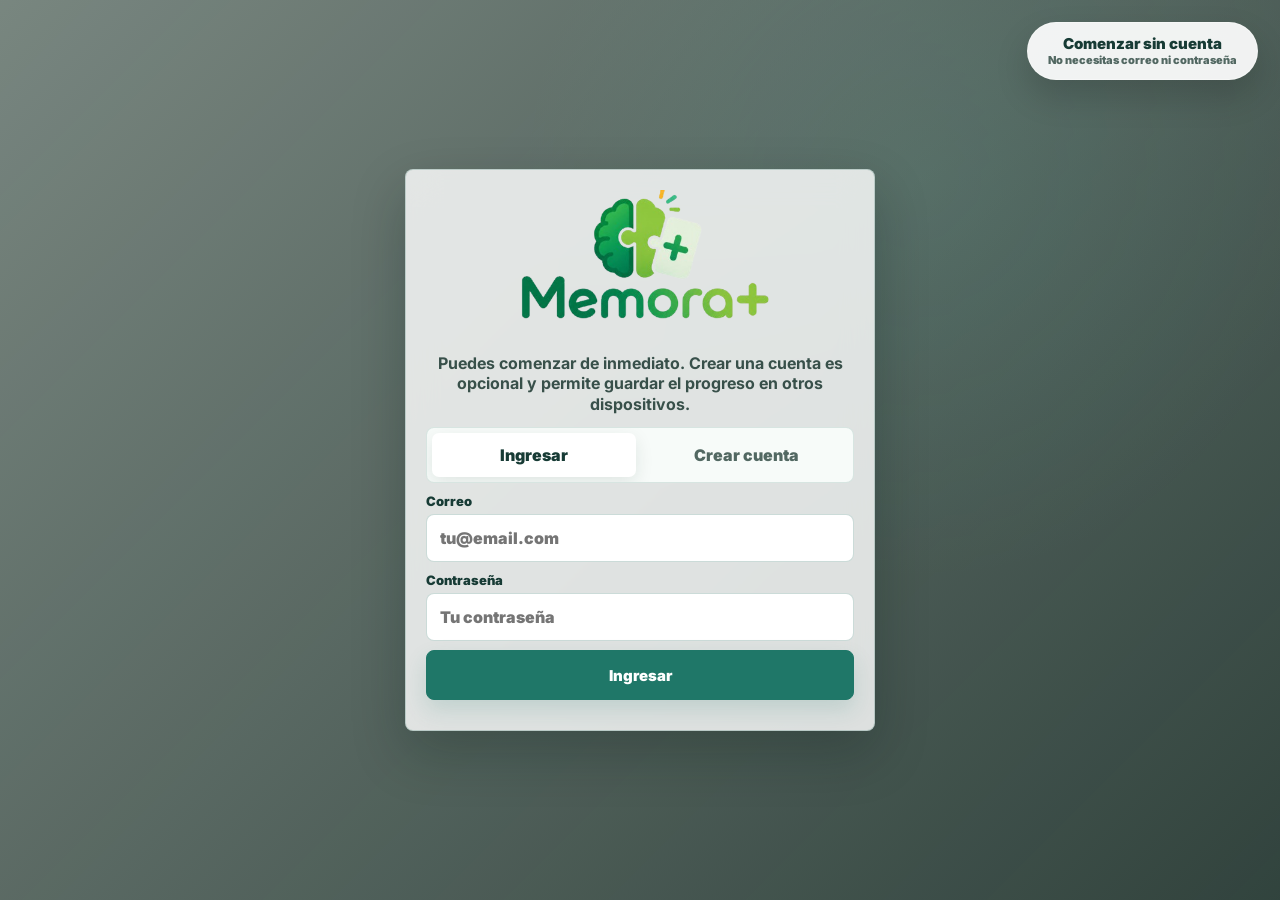
<file: index.html>
<!DOCTYPE html>
<html lang="es">
<head>
  <meta charset="UTF-8" />
  <meta name="viewport" content="width=device-width, initial-scale=1.0, viewport-fit=cover" />
  <meta name="theme-color" content="#eef4ed" />
  <meta name="mobile-web-app-capable" content="yes" />
  <meta name="apple-mobile-web-app-capable" content="yes" />
  <meta name="apple-mobile-web-app-title" content="Memora+" />
  <meta name="apple-mobile-web-app-status-bar-style" content="default" />
  <title>Memora+</title>
  <link rel="manifest" href="manifest.webmanifest" />
  <link rel="icon" type="image/png" href="assets/logo-memora-plus.png" />
  <link rel="stylesheet" href="style.css?v=66" />
</head>
<body>
  <div class="top-lobby" id="lobby-bar" hidden>
    <button class="lobby-pill" id="memora-back-lobby" type="button">Regresar al inicio</button>
  </div>
  <div class="top-account" id="account-bar" aria-label="Cuenta"></div>
  <div class="memora-history-modal" id="memora-history-modal" role="dialog" aria-modal="true" aria-labelledby="memora-history-title" hidden>
    <div class="memora-history-panel">
      <div class="memora-history-header">
        <div>
          <span>Seguimiento personal</span>
          <h2 id="memora-history-title">Historial</h2>
        </div>
        <button class="memora-history-close" id="memora-history-close" type="button" aria-label="Cerrar historial">x</button>
      </div>
      <div id="memora-history-content"></div>
    </div>
  </div>
  <div class="memora-settings-modal" id="memora-settings-modal" role="dialog" aria-modal="true" aria-labelledby="memora-settings-title" hidden>
    <div class="memora-settings-panel">
      <div class="memora-history-header">
        <div>
          <span>Preferencias</span>
          <h2 id="memora-settings-title">Configuración</h2>
        </div>
        <button class="memora-history-close" id="memora-settings-close" type="button" aria-label="Cerrar configuración">x</button>
      </div>
      <div class="memora-access-controls memora-settings-controls" aria-label="Ajustes de accesibilidad">
        <label>
          Tiempo para observar
          <select id="memora-observe-time">
            <option value="7000">7 segundos</option>
            <option value="10000" selected>10 segundos</option>
            <option value="15000">15 segundos</option>
          </select>
        </label>
        <label>Animaciones<select id="memora-animation-speed"><option value="normal">Normal</option><option value="reduced">Reducida</option></select></label>
        <label>Tamaño de pantalla<select id="memora-interface-size"><option value="normal">Normal</option><option value="large" selected>Grande</option><option value="xlarge">Muy grande</option></select></label>
        <label class="memora-toggle"><input id="memora-ready-mode" type="checkbox" /><span>Continuar cuando esté listo</span></label>
        <label class="memora-toggle"><input id="memora-voice-mode" type="checkbox" /><span>Mensajes hablados</span></label>
        <label class="memora-toggle"><input id="memora-companion-mode" type="checkbox" /><span>Modo acompañante</span></label>
      </div>
    </div>
  </div>
  <main class="memora-page">
    <section class="memora-plus-view" id="memora-view" aria-label="Memora+">
      <div class="memora-plus-app" id="memora-plus-app">
        <section class="memora-guide" id="memora-guide" aria-live="polite"></section>

        <section class="memora-plus-layout memora-guided-layout" id="memora-app-layout" hidden>
          <section class="memora-activity-panel" aria-live="polite">
            <div class="memora-activity-top">
              <div>
                <span id="memora-level-tag">Actividad 1</span>
                <h2 id="memora-level-title">Encuentra las parejas</h2>
              </div>
            </div>

            <p class="memora-prompt" id="memora-prompt"></p>
            <div class="memora-temporal-question" id="memora-temporal-question" hidden></div>

            <div class="memora-play-area" id="memora-play-area">
              <div class="memora-play-main">
                <div id="memora-board" class="memora-board"></div>
                <div id="memora-sequence-controls" class="memora-sequence-controls" hidden></div>
                <div class="memora-pair-guide" id="memora-pair-guide" aria-label="Pares a encontrar" hidden></div>
              </div>
              <aside class="memora-side-panel" aria-label="Seguimiento del ejercicio">
                <div class="memora-session-strip">
                  <div><span>Logros</span><strong id="memora-hits">0</strong></div>
                  <div><span>Intentos adicionales</span><strong id="memora-misses">0</strong></div>
                  <div><span>Avance</span><strong id="memora-progress">0/0</strong></div>
                </div>
              </aside>
            </div>

            <div class="memora-action-row">
              <button class="memora-secondary-button" id="memora-listen" type="button">🔊 Escuchar instrucciones</button>
              <button class="memora-secondary-button" id="memora-help" type="button">Necesito ayuda</button>
              <button class="memora-secondary-button" id="memora-practice" type="button">Practicar primero</button>
              <button class="memora-secondary-button" id="memora-pause" type="button">Pausar</button>
              <button class="memora-primary-button" id="memora-ready" type="button" hidden>Ya estoy listo</button>
              <button class="memora-primary-button" id="memora-start" type="button" hidden>Iniciar ejercicio</button>
              <button class="memora-secondary-button" id="memora-repeat" type="button">Repetir muestra</button>
              <button class="memora-next-button" id="memora-next-level" type="button" hidden>Siguiente nivel</button>
            </div>
          </section>

        </section>
      </div>
    </section>
  </main>

  <script type="module" src="main.js?v=57"></script>
</body>
</html>
</file>
<file: style.css>
@import url('https://fonts.googleapis.com/css2?family=Inter:wght@400;500;700;800;900&display=swap');

:root{
  --app-height:100dvh;
  --page:#eef4ed;
  --surface:#ffffff;
  --surface-soft:#f7fbf9;
  --ink:#14201c;
  --muted:#526862;
  --line:rgba(21,94,80,.18);
  --primary:#1f7768;
  --primary-dark:#173b35;
  --accent:#8a3d56;
  --gold:#ffe08a;
  --warning:#fff8e7;
  --success:#dff5e6;
  --shadow:0 18px 42px rgba(23,51,44,.13);
  --font:'Inter', system-ui, sans-serif;
}

*{
  box-sizing:border-box;
  margin:0;
  padding:0;
}

[hidden]{
  display:none!important;
}

html{
  min-height:100%;
  background:var(--page);
  -webkit-text-size-adjust:100%;
}

body{
  min-height:var(--app-height);
  color:var(--ink);
  font-family:var(--font);
  background:
    linear-gradient(135deg, rgba(255,255,255,.92), rgba(234,242,239,.96)),
    radial-gradient(circle at 20% 10%, rgba(31,119,104,.12), transparent 34%),
    radial-gradient(circle at 84% 18%, rgba(138,61,86,.10), transparent 30%),
    var(--page);
  -webkit-font-smoothing:antialiased;
}

button,
input,
select{
  font:inherit;
}

button{
  touch-action:manipulation;
}

.memora-page{
  width:min(1220px,100%);
  min-height:var(--app-height);
  margin:0 auto;
  padding:clamp(68px,9vh,88px) clamp(12px,3vw,28px) 36px;
}

.memora-plus-view{
  width:100%;
}

.memora-plus-app{
  width:100%;
  color:var(--ink);
}

.memora-guide{
  min-height:calc(var(--app-height) - clamp(104px,13vh,124px));
  display:grid;
  align-content:center;
  justify-items:start;
  gap:22px;
  padding:clamp(24px,5vw,56px);
  border:1px solid var(--line);
  border-radius:8px;
  background:rgba(255,255,255,.94);
  box-shadow:var(--shadow);
}

.memora-guide-logo{
  width:min(430px,100%);
  height:auto;
}

.memora-guide-welcome{
  justify-items:center;
  text-align:center;
  gap:clamp(10px,2vh,16px);
  padding-block:clamp(18px,4vh,42px);
}

.memora-guide-welcome .memora-guide-copy{
  justify-items:center;
  gap:8px;
}

.memora-guide-welcome .memora-guide-primary{
  justify-self:center;
}

.memora-guide-welcome .memora-guide-logo{
  width:min(360px,74vw);
  height:clamp(150px,23vh,210px);
  object-fit:cover;
  object-position:center;
}

.memora-guide-welcome .memora-guide-copy h1{
  max-width:900px;
  font-size:clamp(38px,6vw,64px);
  text-wrap:balance;
}

.memora-difficulty-modal{
  position:fixed;
  inset:0;
  z-index:40;
  display:grid;
  place-items:center;
  padding:22px;
  background:rgba(10,30,26,.46);
  backdrop-filter:blur(10px);
}

.memora-difficulty-window{
  position:relative;
  width:min(560px,100%);
  display:grid;
  gap:14px;
  overflow:visible;
  border:1px solid var(--line);
  border-radius:8px;
  background:rgba(255,255,255,.98);
  padding:28px;
  text-align:left;
  box-shadow:0 24px 70px rgba(10,30,26,.28);
}

.memora-difficulty-window > span{
  color:var(--accent);
  font-size:13px;
  font-weight:900;
  text-transform:uppercase;
}

.memora-difficulty-window h2{
  color:var(--primary-dark);
  font-size:clamp(30px,5vw,44px);
  line-height:1;
  font-weight:900;
}

.memora-difficulty-window p{
  color:#38504a;
  font-size:17px;
  line-height:1.35;
  font-weight:800;
}

.memora-difficulty-close{
  position:absolute;
  top:12px;
  right:12px;
  width:42px;
  height:42px;
  border:1px solid var(--line);
  border-radius:999px;
  background:#f7fbf9;
  color:var(--primary-dark);
  font-size:18px;
  font-weight:900;
  cursor:pointer;
}

.memora-difficulty-tabs{
  display:grid;
  grid-template-columns:1fr;
  gap:12px;
  overflow:visible;
}

.memora-difficulty-tab{
  position:relative;
  min-height:78px;
  display:grid;
  align-content:center;
  border:1px solid rgba(31,119,104,.22);
  border-radius:8px;
  background:#f7fbf9;
  color:var(--primary-dark);
  padding:18px;
  text-align:left;
  cursor:pointer;
  box-shadow:0 10px 22px rgba(23,51,44,.08);
  transition:transform .18s ease, border-color .18s ease, box-shadow .18s ease, background .18s ease;
}

.memora-difficulty-tab strong{
  font-size:22px;
  font-weight:900;
}

.memora-difficulty-tab::after{
  content:attr(data-description);
  position:absolute;
  left:calc(100% + 14px);
  top:50%;
  z-index:8;
  width:240px;
  border-radius:8px;
  background:var(--primary-dark);
  color:#fff;
  padding:12px 14px;
  font-size:14px;
  line-height:1.35;
  font-weight:800;
  box-shadow:0 16px 36px rgba(10,30,26,.28);
  opacity:0;
  pointer-events:none;
  transform:translateY(-50%) translateX(-6px);
  transition:opacity .16s ease, transform .16s ease;
}

.memora-difficulty-tab.active{
  border-color:var(--primary);
  background:#e7f5ef;
  box-shadow:0 14px 26px rgba(31,119,104,.16);
}

.memora-difficulty-tab:hover,
.memora-difficulty-tab:focus-visible{
  transform:translateY(-2px);
  box-shadow:0 16px 28px rgba(23,51,44,.12);
}

.memora-difficulty-tab:hover::after,
.memora-difficulty-tab:focus-visible::after{
  opacity:1;
  transform:translateY(-50%) translateX(0);
}

.memora-guide-copy{
  display:grid;
  gap:10px;
  max-width:760px;
}

.memora-guide-copy span,
.memora-level-preview span,
.memora-final-stats span,
.memora-result-list span{
  color:var(--accent);
  font-size:13px;
  font-weight:900;
  text-transform:uppercase;
}

.memora-guide-copy h1{
  color:var(--primary-dark);
  font-size:clamp(42px,7vw,78px);
  line-height:.98;
  font-weight:900;
}

.memora-guide-copy p{
  color:#38504a;
  font-size:clamp(18px,2.4vw,24px);
  line-height:1.35;
  font-weight:800;
}

.memora-guide-primary{
  min-height:58px;
  border:1px solid var(--primary);
  border-radius:8px;
  background:var(--primary);
  color:white;
  padding:0 24px;
  font-size:18px;
  font-weight:900;
  cursor:pointer;
  box-shadow:0 14px 26px rgba(31,119,104,.18);
  transition:transform .18s ease, box-shadow .18s ease;
}

.memora-guide-primary:hover{
  transform:translateY(-3px);
  box-shadow:0 18px 30px rgba(31,119,104,.24);
}

.memora-guide-screen-enter{
  animation:memoraScreenEnter .62s cubic-bezier(.2,.8,.2,1) both;
}

.memora-guide-screen-exit{
  animation:memoraScreenExit .3s ease both;
}

.memora-game-enter{
  animation:memoraGameEnter .68s cubic-bezier(.2,.8,.2,1) both;
}

@keyframes memoraScreenEnter{
  from{
    opacity:0;
    transform:translateY(18px) scale(.985);
    filter:blur(8px);
  }

  to{
    opacity:1;
    transform:translateY(0) scale(1);
    filter:blur(0);
  }
}

@keyframes memoraScreenExit{
  from{
    opacity:1;
    transform:translateY(0) scale(1);
  }

  to{
    opacity:0;
    transform:translateY(-12px) scale(.99);
  }
}

@keyframes memoraGameEnter{
  from{
    opacity:0;
    transform:translateY(22px);
    filter:blur(8px);
  }

  to{
    opacity:1;
    transform:translateY(0);
    filter:blur(0);
  }
}

.memora-guide-level{
  grid-template-columns:minmax(0,1fr) minmax(180px,260px);
  align-items:center;
}

.memora-guide-lesson{
  --lesson-card-space:clamp(390px,29vw,500px);
  --lesson-video-ratio:1.777777;
  --lesson-video-aspect:16 / 9;
  position:fixed;
  inset:0;
  z-index:18;
  isolation:isolate;
  display:block;
  width:100vw;
  min-height:100vh;
  min-height:var(--app-height);
  padding:0;
  overflow:hidden;
  border:0;
  border-radius:0;
  background:#f7fbf9;
}

.memora-guide-lesson::after{
  content:"";
  position:absolute;
  inset:0;
  z-index:1;
  pointer-events:none;
  background:none;
}

.memora-guide-lesson.lesson-card-left::after{
  background:none;
}

.memora-lesson-window{
  position:absolute;
  inset:0;
  z-index:0;
}

.memora-video-panel{
  position:absolute;
  inset:0;
  z-index:0;
  display:grid;
  place-items:center;
  padding:0;
  overflow:hidden;
  background:#fff;
  box-sizing:border-box;
}

.lesson-card-left .memora-video-panel{
  inset:0;
}

.memora-video-panel span{
  position:absolute;
  width:1px;
  height:1px;
  overflow:hidden;
  clip:rect(0 0 0 0);
  white-space:nowrap;
}

.memora-activity-video-backdrop{
  position:absolute;
  inset:0;
  z-index:0;
  width:100%;
  height:100%;
  object-fit:cover;
  object-position:var(--lesson-video-position, center center);
  opacity:1;
  filter:none;
  transform:none;
  transform-origin:center center;
}

.memora-activity-video{
  position:relative;
  z-index:1;
  width:min(100vw, calc(var(--app-height) * var(--lesson-video-ratio)));
  height:auto;
  min-height:0;
  max-width:100vw;
  max-height:var(--app-height);
  aspect-ratio:var(--lesson-video-aspect);
  object-fit:contain;
  object-position:var(--lesson-video-position, center center);
  border:0;
  border-radius:0;
  background:transparent;
  box-shadow:none;
  transform:none;
  transform-origin:center center;
}

.memora-dialog-panel{
  position:absolute;
  z-index:3;
  top:50%;
  width:min(430px, calc(var(--lesson-card-space) - 54px));
  max-width:430px;
  max-height:calc(100vh - 72px);
  max-height:calc(var(--app-height) - 72px);
  overflow:auto;
  transform:translateY(-50%);
  display:grid;
  align-content:start;
  gap:14px;
  padding:clamp(18px,2.2vw,28px);
  border:1px solid rgba(255,255,255,.2);
  border-radius:8px;
  color:#f7fbf9;
  background:rgba(8,28,24,.78);
  backdrop-filter:blur(14px);
  box-shadow:0 24px 54px rgba(0,0,0,.34);
  scrollbar-width:thin;
}

.lesson-card-right .memora-dialog-panel{
  right:clamp(20px,5vw,72px);
}

.lesson-card-left .memora-dialog-panel{
  left:clamp(20px,5vw,72px);
}

.memora-dialog-panel > span{
  color:#ffd975;
  font-size:13px;
  font-weight:900;
  text-transform:uppercase;
}

.memora-dialog-panel h1{
  color:#fffaf0;
  font-size:clamp(34px,4.5vw,54px);
  line-height:1;
  font-weight:900;
}

.memora-dialog-quote{
  margin:0;
  padding:14px 16px;
  border-left:4px solid #ffd975;
  border-radius:8px;
  color:#f0f8f5;
  background:rgba(255,255,255,.08);
  font-size:clamp(17px,1.7vw,21px);
  line-height:1.4;
  font-weight:800;
}

.memora-dialog-rules{
  display:grid;
  gap:8px;
}

.memora-dialog-rules strong{
  color:#fffaf0;
  font-size:20px;
  font-weight:900;
}

.memora-dialog-rules ol{
  display:grid;
  gap:8px;
  padding-left:20px;
}

.memora-dialog-rules li{
  color:#e4f0ec;
  font-size:16px;
  line-height:1.4;
  font-weight:800;
}

.memora-dialog-rules li::marker{
  color:#ffd975;
  font-weight:900;
}

.memora-dialog-panel .memora-level-preview{
  margin-top:2px;
  border:1px solid rgba(255,255,255,.12);
  background:rgba(20,67,57,.92);
}

.memora-dialog-panel .memora-guide-primary{
  width:100%;
  min-height:58px;
  margin-top:2px;
  font-size:18px;
}

.memora-intro-actions{
  display:grid;
  gap:10px;
}

.memora-skip-video{
  min-height:48px;
  border-color:rgba(255,255,255,.22);
  color:#fffaf0;
  background:rgba(255,255,255,.08);
}

.memora-audio-video{
  min-height:52px;
  border-color:#ffd975;
  color:#14201c;
  background:#ffd975;
}

.memora-skip-video:hover,
.memora-audio-video:hover{
  border-color:rgba(255,255,255,.38);
}

.memora-skip-video:hover{
  background:rgba(255,255,255,.14);
}

.memora-audio-video:hover{
  background:#ffe8a6;
}

.memora-video-ready .memora-guide-primary{
  animation:memoraScreenEnter .36s ease both;
}

.memora-lesson-actions{
  position:absolute;
  z-index:2;
  left:clamp(18px,4vw,52px);
  bottom:clamp(18px,4vw,52px);
  justify-content:flex-start;
}

.memora-lesson-actions .memora-guide-primary{
  min-width:240px;
}

.memora-rules-panel{
  display:grid;
  gap:14px;
  align-self:stretch;
  padding:20px;
  border:1px solid rgba(31,119,104,.18);
  border-radius:8px;
  background:#f7fbf9;
}

.memora-rules-panel > div{
  display:grid;
  gap:4px;
}

.memora-rules-panel span{
  color:var(--accent);
  font-size:13px;
  font-weight:900;
  text-transform:uppercase;
}

.memora-rules-panel strong{
  color:var(--primary-dark);
  font-size:clamp(22px,3vw,32px);
  line-height:1.05;
  font-weight:900;
}

.memora-rules-panel ol{
  display:grid;
  gap:10px;
  padding-left:22px;
}

.memora-rules-panel li,
.memora-rules-panel p{
  color:#38504a;
  font-size:17px;
  line-height:1.35;
  font-weight:800;
}

.memora-rules-panel li::marker{
  color:var(--primary);
  font-weight:900;
}

.memora-guide-level .memora-guide-primary,
.memora-guide-summary .memora-guide-primary{
  grid-column:1/-1;
}

.memora-summary-actions{
  grid-column:1/-1;
  display:flex;
  flex-wrap:wrap;
  gap:12px;
  align-items:center;
  justify-content:space-between;
  width:100%;
}

.memora-summary-actions .memora-guide-primary,
.memora-summary-actions .memora-guide-secondary{
  min-height:58px;
}

.memora-guide-secondary{
  border:1px solid rgba(31,119,104,.28);
  border-radius:8px;
  background:#eef8f5;
  color:var(--primary-dark);
  padding:0 24px;
  font-size:18px;
  font-weight:900;
  cursor:pointer;
  box-shadow:0 12px 22px rgba(23,51,44,.10);
  transition:transform .18s ease, box-shadow .18s ease;
}

.memora-guide-secondary:hover{
  transform:translateY(-3px);
  box-shadow:0 16px 28px rgba(23,51,44,.14);
}

.memora-summary-exit{
  margin-left:auto;
  justify-self:end;
}

.memora-level-preview,
.memora-final-stats div{
  display:grid;
  gap:8px;
  padding:18px;
  border-radius:8px;
  background:var(--primary-dark);
  color:white;
}

.memora-level-preview strong,
.memora-final-stats strong{
  color:var(--gold);
  font-size:34px;
  line-height:1;
}

.memora-final-stats{
  width:100%;
  display:grid;
  grid-template-columns:repeat(3,minmax(0,1fr));
  gap:10px;
}

.memora-result-list{
  width:100%;
  display:grid;
  grid-template-columns:repeat(5,minmax(0,1fr));
  gap:10px;
}

.memora-result-list article{
  display:grid;
  gap:7px;
  min-height:126px;
  padding:14px;
  border:1px solid rgba(21,94,80,.16);
  border-radius:8px;
  background:var(--surface-soft);
}

.memora-result-list strong{
  color:var(--primary-dark);
  font-size:17px;
  line-height:1.15;
}

.memora-result-list p{
  color:var(--muted);
  font-size:13px;
  line-height:1.3;
  font-weight:800;
}

.memora-plus-header{
  display:flex;
  align-items:flex-start;
  justify-content:flex-start;
  margin:0 0 18px;
  padding:20px 22px;
  border:1px solid var(--line);
  border-radius:8px;
  background:rgba(255,255,255,.92);
  box-shadow:var(--shadow);
}

.memora-brand-block{
  display:grid;
  justify-items:start;
  gap:10px;
}

.memora-brand-logo{
  display:block;
  width:min(220px,100%);
  height:auto;
  margin:0;
}

.memora-plus-summary{
  display:grid;
  grid-template-columns:repeat(2,minmax(90px,1fr));
  gap:10px;
  align-content:center;
  width:min(300px,100%);
  padding:12px;
  border-radius:8px;
  background:var(--primary-dark);
  color:white;
}

.memora-plus-summary div{
  display:grid;
  gap:3px;
}

.memora-plus-summary span{
  color:#b9d5cf;
  font-size:11px;
  font-weight:900;
  text-transform:uppercase;
}

.memora-plus-summary strong{
  color:var(--gold);
  font-size:28px;
  line-height:1;
}

.memora-plus-layout{
  display:grid;
  grid-template-columns:250px minmax(0,1fr) 260px;
  gap:16px;
  align-items:start;
}

.memora-guided-layout{
  grid-template-columns:minmax(0,1040px);
  justify-content:center;
  transform:translateY(10px);
}

.memora-level-panel,
.memora-activity-panel,
.memora-report-panel{
  border:1px solid var(--line);
  border-radius:8px;
  background:rgba(255,255,255,.94);
  box-shadow:0 14px 34px rgba(23,51,44,.12);
}

.memora-level-panel,
.memora-report-panel{
  padding:18px;
}

.memora-activity-panel{
  padding:22px;
}

.memora-guided-layout .memora-activity-panel{
  width:100%;
}

.memora-level-heading{
  display:flex;
  align-items:center;
  justify-content:space-between;
  gap:10px;
  margin-bottom:14px;
}

.memora-level-heading h2,
.memora-report-panel h2{
  color:#163b35;
  font-size:22px;
  font-weight:900;
}

.memora-quiet-button{
  min-height:34px;
  border:1px solid rgba(138,61,86,.28);
  border-radius:8px;
  background:#fff4f7;
  color:var(--accent);
  padding:7px 9px;
  font-size:12px;
  font-weight:900;
  cursor:pointer;
}

.memora-level-list{
  display:grid;
  gap:9px;
}

.memora-level-button{
  min-height:78px;
  width:100%;
  border:1px solid var(--line);
  border-radius:8px;
  background:var(--surface-soft);
  color:#203831;
  padding:12px;
  text-align:left;
  cursor:pointer;
  transition:background .15s ease, border-color .15s ease, box-shadow .15s ease;
}

.memora-level-button span{
  display:block;
  margin-bottom:4px;
  color:var(--accent);
  font-size:12px;
  font-weight:900;
  text-transform:uppercase;
}

.memora-level-button strong{
  display:block;
  font-size:15px;
  line-height:1.25;
}

.memora-level-button.active,
.memora-level-button:hover{
  border-color:var(--primary);
  background:#dbf2eb;
  box-shadow:inset 4px 0 0 var(--primary);
}

.memora-activity-top{
  display:flex;
  align-items:flex-start;
  justify-content:space-between;
  gap:16px;
  margin-bottom:16px;
}

.memora-activity-top span{
  color:var(--accent);
  font-size:13px;
  font-weight:900;
  text-transform:uppercase;
}

.memora-activity-top h2{
  color:#163b35;
  font-size:30px;
  line-height:1.1;
  font-weight:900;
}

.memora-access-controls{
  display:flex;
  flex-wrap:wrap;
  justify-content:flex-end;
  gap:10px;
}

.memora-access-controls label{
  display:grid;
  gap:6px;
  color:#38504a;
  font-size:12px;
  font-weight:900;
  text-transform:uppercase;
}

.memora-access-controls select{
  min-height:42px;
  border:1px solid rgba(21,94,80,.22);
  border-radius:8px;
  background:#fff;
  color:var(--ink);
  padding:0 12px;
  font-weight:900;
}

.memora-settings-controls{
  display:grid;
  grid-template-columns:repeat(2,minmax(0,1fr));
  gap:12px;
  justify-content:stretch;
}

.memora-settings-controls label{
  padding:14px;
  border:1px solid rgba(21,94,80,.14);
  border-radius:8px;
  background:#f7fbf9;
}

.memora-settings-controls select{
  width:100%;
}

.memora-toggle{
  min-height:42px;
  display:flex!important;
  align-items:center;
  grid-template-columns:none;
  gap:8px!important;
  padding:0 12px;
  border:1px solid rgba(21,94,80,.22);
  border-radius:8px;
  background:#fff;
}

.memora-toggle input{
  width:20px;
  height:20px;
  accent-color:var(--primary);
}

.memora-session-strip{
  display:grid;
  grid-template-columns:repeat(3,minmax(0,1fr));
  gap:8px;
  margin-bottom:14px;
}

.memora-session-strip div{
  min-height:70px;
  display:grid;
  align-content:center;
  gap:4px;
  padding:10px 12px;
  border-radius:8px;
  background:var(--primary-dark);
  color:white;
}

.memora-session-strip span{
  color:#b9d5cf;
  font-size:12px;
  font-weight:900;
  text-transform:uppercase;
}

.memora-session-strip strong{
  color:var(--gold);
  font-size:28px;
  line-height:1;
}

.memora-prompt{
  min-height:54px;
  display:flex;
  align-items:center;
  margin:0 0 14px;
  padding:12px 14px;
  border-left:5px solid #c79231;
  border-radius:8px;
  background:var(--warning);
  color:#2c342f;
  font-size:20px;
  line-height:1.35;
  font-weight:900;
}

.memora-temporal-question{
  display:flex;
  align-items:center;
  justify-content:space-between;
  gap:14px;
  min-height:76px;
  margin:0 0 14px;
  padding:14px 16px;
  border:2px solid rgba(31,119,104,.28);
  border-radius:8px;
  background:#eef8f5;
  color:var(--primary-dark);
  box-shadow:inset 5px 0 0 var(--primary);
}

.memora-temporal-question[hidden]{
  display:none;
}

.memora-temporal-question span{
  color:var(--muted);
  font-size:13px;
  font-weight:900;
  text-transform:uppercase;
}

.memora-temporal-question strong{
  font-size:28px;
  line-height:1.1;
  text-align:right;
}

.memora-play-area{
  display:grid;
  grid-template-columns:minmax(0,1fr) minmax(220px,260px);
  gap:14px;
  align-items:start;
}

.memora-play-area.has-pair-guide{
  grid-template-columns:minmax(0,1fr) minmax(220px,260px);
}

.memora-play-main{
  min-width:0;
  display:grid;
  gap:14px;
}

.memora-side-panel{
  display:grid;
  gap:12px;
  align-self:start;
}

.memora-side-panel .memora-session-strip{
  grid-template-columns:1fr;
  margin-bottom:0;
}

.memora-side-panel .memora-session-strip div{
  min-height:76px;
}

.memora-pair-guide{
  display:grid;
  gap:12px;
  border:1px solid var(--line);
  border-radius:8px;
  background:var(--surface-soft);
  padding:12px;
  box-shadow:0 10px 22px rgba(23,51,44,.08);
}

.memora-pair-guide[hidden]{
  display:none;
}

.memora-pair-guide-title{
  display:flex;
  align-items:center;
  justify-content:space-between;
  gap:10px;
  color:var(--primary-dark);
  font-size:12px;
  font-weight:900;
  text-transform:uppercase;
}

.memora-pair-guide-title strong{
  color:var(--gold);
  font-size:22px;
  line-height:1;
}

.memora-pair-guide-list{
  display:grid;
  grid-template-columns:repeat(3,minmax(0,1fr));
  gap:8px;
}

.memora-pair-guide article{
  display:grid;
  grid-template-columns:1fr 1fr;
  gap:8px;
  align-items:stretch;
  border:1px solid rgba(21,94,80,.18);
  border-radius:8px;
  background:#fff;
  padding:7px;
}

.memora-pair-guide article.matched{
  border-color:rgba(50,141,84,.45);
  background:var(--success);
}

.memora-pair-face{
  display:grid;
  gap:5px;
  align-content:start;
  min-width:0;
  overflow:hidden;
  color:var(--primary-dark);
  font-size:11px;
  font-weight:900;
  line-height:1.1;
  text-align:center;
}

.memora-pair-face img{
  display:block;
  width:112%;
  max-width:none;
  aspect-ratio:1.15;
  margin:-6%;
  border-radius:6px;
  object-fit:fill;
}

.memora-pair-face.text-only{
  min-height:54px;
  place-items:center;
  padding:8px;
  border-radius:6px;
  background:rgba(21,94,80,.08);
  font-size:12px;
}

.memora-board{
  min-height:390px;
  display:grid;
  grid-template-columns:repeat(4,minmax(0,1fr));
  gap:12px;
}

.memora-board-pairs{
  grid-template-columns:repeat(auto-fit,minmax(min(150px,100%),1fr));
}

.memora-board-temporal{
  grid-template-columns:repeat(3,minmax(0,1fr));
}

.memora-board-temporal.cards-4{
  grid-template-columns:repeat(2,minmax(0,1fr));
}

.memora-empty-state{
  grid-column:1/-1;
  min-height:300px;
  display:grid;
  place-items:center;
  border:2px dashed rgba(21,94,80,.24);
  border-radius:8px;
  background:var(--surface-soft);
  color:var(--muted);
  font-size:20px;
  font-weight:900;
  text-align:center;
  padding:20px;
}

.memora-card{
  min-height:112px;
  aspect-ratio:1.28 / 1;
  border:0;
  border-radius:8px;
  background:transparent;
  color:var(--ink);
  cursor:pointer;
  perspective:950px;
  -webkit-perspective:950px;
  transform:translateZ(0);
  -webkit-tap-highlight-color:transparent;
  touch-action:manipulation;
  padding:0;
}

.memora-card-inner{
  position:relative;
  display:block;
  width:100%;
  height:100%;
  min-height:inherit;
  transform-style:preserve-3d;
  -webkit-transform-style:preserve-3d;
  transition:transform .5s cubic-bezier(.22,1,.36,1);
  will-change:transform;
}

.memora-card.visible .memora-card-inner,
.memora-card.matched .memora-card-inner{
  transform:rotateY(180deg) translateZ(0);
}

.memora-card.flip-in .memora-card-inner{
  animation:memoraFlipIn .52s cubic-bezier(.4,0,.2,1) both;
}

.memora-card.flip-out .memora-card-inner{
  animation:memoraFlipOut .52s cubic-bezier(.4,0,.2,1) both;
}

@keyframes memoraFlipIn{
  0%{ transform:rotateY(0deg) scale(1); }
  100%{ transform:rotateY(180deg) scale(1); }
}

@keyframes memoraFlipOut{
  0%{ transform:rotateY(180deg) scale(1); }
  100%{ transform:rotateY(0deg) scale(1); }
}

.memora-card-side{
  position:absolute;
  inset:0;
  display:flex;
  align-items:center;
  justify-content:center;
  border:2px solid var(--primary);
  border-radius:8px;
  overflow:hidden;
  backface-visibility:hidden;
  -webkit-backface-visibility:hidden;
  transform-style:preserve-3d;
  -webkit-transform-style:preserve-3d;
  box-shadow:0 8px 16px rgba(20,45,39,.10);
}

.memora-card-back{
  transform:rotateY(0deg) translateZ(1px);
  background:
    radial-gradient(circle at 18% 22%, rgba(139,204,64,.18), transparent 24%),
    radial-gradient(circle at 82% 76%, rgba(14,133,82,.12), transparent 26%),
    linear-gradient(135deg, #fbfff4 0%, #edf8df 100%);
  color:transparent;
}

.memora-card-back::before{
  content:"";
  position:absolute;
  inset:8px;
  border:2px solid rgba(123,200,53,.55);
  border-radius:7px;
  box-shadow:inset 0 0 0 5px rgba(255,255,255,.78);
}

.memora-card-back::after{
  content:"";
  position:absolute;
  inset:24% 22%;
  background:url("assets/logo-memora-plus.png") center / contain no-repeat;
  filter:drop-shadow(0 3px 5px rgba(21,94,80,.18));
}

.memora-card-back span{
  display:none;
}

.memora-card-front{
  position:absolute;
  background:var(--primary-dark);
  color:var(--ink);
  transform:rotateY(180deg) translateZ(1px);
}

.memora-card.matched .memora-card-front{
  border-color:#328d54;
  background:var(--success);
  color:#143420;
}

.memora-card.matched{
  cursor:default;
}

.memora-card:disabled{
  opacity:1;
}

.memora-card-image{
  position:absolute;
  inset:-9%;
  display:block;
  width:118%;
  height:118%;
  max-width:none;
  object-fit:fill;
  object-position:center;
  transform:translateZ(0);
}

.memora-card-label{
  position:absolute;
  left:6px;
  right:6px;
  bottom:6px;
  display:flex;
  align-items:center;
  justify-content:center;
  min-height:30px;
  border-radius:6px;
  background:rgba(255,255,255,.92);
  color:var(--primary-dark);
  font-size:15px;
  line-height:1.1;
  font-weight:900;
  overflow-wrap:anywhere;
  text-align:center;
}

.memora-card-label.text-only{
  position:static;
  height:100%;
  width:100%;
  min-height:96px;
  padding:10px;
  background:transparent;
  font-size:24px;
}

.memora-plus-app.large-cards .memora-card{
  min-height:136px;
}

.memora-plus-app.large-cards .memora-card-label{
  font-size:16px;
}

.memora-plus-app.large-cards .memora-card-label.text-only{
  font-size:28px;
}

.memora-sequence-display{
  grid-column:1/-1;
  min-height:280px;
  display:flex;
  align-items:center;
  justify-content:center;
  gap:18px;
  flex-wrap:wrap;
  border:2px dashed rgba(21,94,80,.24);
  border-radius:8px;
  background:var(--surface-soft);
  padding:22px;
}

.memora-sequence-dot{
  width:76px;
  height:76px;
  border-radius:50%;
  background:var(--dot);
  box-shadow:0 8px 20px rgba(0,0,0,.16), inset 0 0 0 5px rgba(255,255,255,.46);
}

.memora-sequence-controls{
  display:grid;
  grid-template-columns:repeat(4,minmax(0,1fr));
  gap:10px;
  margin-top:14px;
}

.memora-color-button{
  min-height:58px;
  border:1px solid rgba(21,94,80,.22);
  border-radius:8px;
  background:#fff;
  color:var(--ink);
  font-weight:900;
  cursor:pointer;
}

.memora-color-button span{
  display:inline-block;
  width:18px;
  height:18px;
  margin-right:8px;
  border-radius:50%;
  background:var(--dot);
  vertical-align:-3px;
}

.memora-action-row{
  display:flex;
  flex-wrap:wrap;
  align-items:center;
  gap:10px;
  margin-top:16px;
}

.memora-primary-button,
.memora-secondary-button,
.memora-next-button{
  min-height:56px;
  border-radius:8px;
  padding:0 18px;
  font-size:16px;
  font-weight:900;
  cursor:pointer;
}

.memora-primary-button{
  border:1px solid var(--primary);
  background:var(--primary);
  color:white;
}

.memora-secondary-button{
  border:1px solid rgba(31,119,104,.28);
  background:#eef8f5;
  color:var(--primary-dark);
}

.memora-next-button{
  min-height:64px;
  margin-left:auto;
  border:1px solid var(--primary);
  border-radius:8px;
  background:var(--primary);
  color:white;
  padding:0 30px;
  font-size:18px;
  box-shadow:0 16px 28px rgba(31,119,104,.22);
  transition:transform .18s ease, box-shadow .18s ease;
}

.memora-next-button:hover{
  transform:translateY(-2px);
  box-shadow:0 20px 34px rgba(31,119,104,.28);
}

.memora-next-button:active{
  transform:translateY(0);
}

.memora-secondary-button.danger{
  border-color:rgba(138,61,86,.28);
  background:#fff4f7;
  color:var(--accent);
}

.memora-report-grid{
  display:grid;
  grid-template-columns:1fr auto;
  gap:12px;
  margin:16px 0;
  padding:14px 0;
  border-top:1px solid rgba(21,94,80,.14);
  border-bottom:1px solid rgba(21,94,80,.14);
}

.memora-report-grid span{
  color:var(--muted);
  font-weight:800;
}

.memora-report-grid strong{
  color:var(--primary-dark);
  font-size:18px;
  text-align:right;
}

.memora-note{
  padding:14px;
  border-radius:8px;
  background:var(--warning);
  color:#35413b;
}

.memora-note strong{
  color:var(--accent);
  font-size:16px;
}

.memora-note p{
  margin-top:7px;
  line-height:1.45;
  font-weight:700;
}

@media(max-width:1180px){
  .memora-plus-layout{
    grid-template-columns:1fr;
  }

  .memora-level-list{
    grid-template-columns:repeat(5,minmax(0,1fr));
  }

  .memora-result-list{
    grid-template-columns:repeat(2,minmax(0,1fr));
  }
}

@media(max-width:980px){
  .memora-play-area,
  .memora-play-area.has-pair-guide{
    grid-template-columns:1fr;
  }

  .memora-side-panel{
    order:-1;
  }

  .memora-side-panel .memora-session-strip{
    grid-template-columns:repeat(3,minmax(0,1fr));
  }
}

@media(max-width:720px){
  .memora-page{
    padding:12px 10px 22px;
  }

  .memora-guide{
    min-height:calc(var(--app-height) - 96px);
    padding:22px 16px;
  }

  .memora-guide-logo{
    width:min(300px,100%);
  }

  .memora-guide-level,
  .memora-final-stats,
  .memora-result-list{
    grid-template-columns:1fr;
  }

  .memora-guide-copy h1{
    font-size:40px;
  }

  .memora-guide-copy p{
    font-size:17px;
  }

  .memora-plus-header{
    padding:16px;
  }

  .memora-brand-logo{
    width:min(190px,100%);
  }

  .memora-plus-summary{
    width:min(280px,100%);
  }

  .memora-level-list{
    grid-template-columns:1fr;
  }

  .memora-activity-top{
    display:grid;
  }

  .memora-access-controls{
    justify-content:stretch;
  }

  .memora-access-controls label,
  .memora-toggle{
    width:100%;
  }

  .memora-session-strip{
    grid-template-columns:1fr;
  }

  .memora-temporal-question{
    display:grid;
    justify-items:start;
  }

  .memora-temporal-question strong{
    text-align:left;
    font-size:24px;
  }

  .memora-play-area,
  .memora-play-area.has-pair-guide{
    grid-template-columns:1fr;
  }

  .memora-side-panel .memora-session-strip{
    grid-template-columns:repeat(3,minmax(0,1fr));
  }

  .memora-pair-guide-list{
    grid-template-columns:repeat(2,minmax(0,1fr));
  }

  .memora-board,
  .memora-board-pairs,
  .memora-board-temporal{
    grid-template-columns:repeat(2,minmax(0,1fr));
    min-height:0;
  }

  .memora-card,
  .memora-plus-app.large-cards .memora-card{
    min-height:118px;
  }

  .memora-card-label,
  .memora-plus-app.large-cards .memora-card-label{
    font-size:22px;
  }

  .memora-card-label:not(.text-only),
  .memora-plus-app.large-cards .memora-card-label:not(.text-only){
    font-size:13px;
  }

  .memora-sequence-controls{
    grid-template-columns:repeat(2,minmax(0,1fr));
  }

  .memora-action-row{
    display:grid;
  }

  .memora-primary-button,
  .memora-secondary-button{
    width:100%;
  }
}

.top-account{
  position:fixed;
  top:16px;
  right:18px;
  z-index:20;
  display:flex;
  align-items:center;
  gap:9px;
}

.top-lobby{
  position:fixed;
  top:16px;
  left:18px;
  z-index:20;
}

.lobby-pill{
  min-height:56px;
  display:inline-flex;
  align-items:center;
  justify-content:center;
  border:1px solid rgba(21,94,80,.18);
  border-radius:999px;
  background:rgba(255,255,255,.92);
  color:var(--primary-dark);
  padding:0 20px;
  font-size:14px;
  font-weight:900;
  cursor:pointer;
  box-shadow:0 10px 24px rgba(23,51,44,.12);
  transition:transform .18s ease, box-shadow .18s ease, border-color .18s ease;
}

.lobby-pill:hover{
  transform:translateY(-2px);
  border-color:rgba(31,119,104,.32);
  box-shadow:0 14px 30px rgba(23,51,44,.16);
}

.lobby-pill:active{
  transform:translateY(0);
}

.account-pill{
  display:flex;
  align-items:center;
  gap:9px;
  padding:8px 10px;
  border:1px solid rgba(21,94,80,.18);
  border-radius:999px;
  background:rgba(255,255,255,.9);
  box-shadow:0 10px 24px rgba(23,51,44,.12);
}

.account-profile-button{
  cursor:pointer;
  text-align:left;
}

.account-history-pill{
  min-height:42px;
  display:inline-flex;
  align-items:center;
  justify-content:center;
  border:1px solid rgba(21,94,80,.18);
  border-radius:999px;
  background:rgba(255,255,255,.9);
  color:var(--primary-dark);
  padding:0 16px;
  font-size:13px;
  font-weight:900;
  cursor:pointer;
  box-shadow:0 10px 24px rgba(23,51,44,.12);
  transition:transform .18s ease, box-shadow .18s ease, border-color .18s ease;
}

.account-history-pill:hover{
  transform:translateY(-2px);
  border-color:rgba(31,119,104,.32);
  box-shadow:0 14px 30px rgba(23,51,44,.16);
}

.account-avatar,
.auth-session-avatar{
  display:grid;
  place-items:center;
  width:38px;
  height:38px;
  border-radius:50%;
  background:linear-gradient(135deg,#1f7768,#8ccf49);
  color:white;
  font-size:14px;
  font-weight:900;
}

.account-pill strong{
  display:block;
  color:var(--primary-dark);
  font-size:14px;
  line-height:1;
}

.account-pill small{
  color:var(--muted);
  font-size:11px;
  font-weight:800;
}

.account-link{
  min-height:40px;
  display:inline-flex;
  align-items:center;
  justify-content:center;
  border:1px solid rgba(31,119,104,.28);
  border-radius:999px;
  background:rgba(255,255,255,.92);
  color:var(--primary-dark);
  padding:0 14px;
  text-decoration:none;
  font-size:13px;
  font-weight:900;
  cursor:pointer;
  box-shadow:0 10px 24px rgba(23,51,44,.10);
}

.account-link.primary{
  background:var(--primary);
  color:white;
}

.account-menu{
  position:absolute;
  top:calc(100% + 8px);
  right:0;
  min-width:150px;
  padding:6px;
  border:1px solid rgba(21,94,80,.16);
  border-radius:8px;
  background:rgba(255,255,255,.96);
  box-shadow:0 16px 30px rgba(23,51,44,.16);
}

.account-menu button{
  width:100%;
  min-height:42px;
  border:0;
  border-radius:7px;
  background:#fff4f7;
  color:var(--accent);
  font-weight:900;
  cursor:pointer;
}

.account-menu .account-settings-action{
  margin-bottom:6px;
  background:#eef8f5;
  color:var(--primary-dark);
}

.history-open,
.settings-open{
  overflow:hidden;
}

.memora-history-modal,
.memora-settings-modal{
  position:fixed;
  inset:0;
  z-index:40;
  display:grid;
  place-items:center;
  padding:22px;
  background:rgba(14,32,28,.46);
  backdrop-filter:blur(8px);
}

.memora-history-panel,
.memora-settings-panel{
  width:min(980px,100%);
  max-height:min(760px,calc(var(--app-height) - 44px));
  overflow:auto;
  border:1px solid rgba(21,94,80,.18);
  border-radius:8px;
  background:rgba(255,255,255,.97);
  box-shadow:0 28px 70px rgba(10,28,24,.28);
  padding:24px;
}

.memora-settings-panel{
  width:min(760px,100%);
}

.memora-history-header{
  display:flex;
  align-items:center;
  justify-content:space-between;
  gap:16px;
  margin-bottom:18px;
}

.memora-history-header span,
.memora-history-section h3{
  color:var(--accent);
  font-size:13px;
  font-weight:900;
  text-transform:uppercase;
}

.memora-history-header h2{
  margin-top:4px;
  color:var(--primary-dark);
  font-size:clamp(34px,5vw,54px);
  line-height:1;
}

.memora-history-close{
  width:44px;
  height:44px;
  border:1px solid rgba(21,94,80,.18);
  border-radius:999px;
  background:#fff;
  color:var(--primary-dark);
  font-size:20px;
  font-weight:900;
  cursor:pointer;
  box-shadow:0 10px 22px rgba(23,51,44,.12);
}

.memora-history-stats{
  display:grid;
  grid-template-columns:repeat(4,minmax(0,1fr));
  gap:10px;
  margin-bottom:20px;
}

.memora-history-stats.compact{
  grid-template-columns:minmax(220px,320px);
}

.memora-history-stats div{
  display:grid;
  gap:7px;
  border-radius:8px;
  background:var(--primary-dark);
  padding:16px;
}

.memora-history-stats span{
  color:#b9d5cf;
  font-size:12px;
  font-weight:900;
  text-transform:uppercase;
}

.memora-history-stats strong{
  color:var(--gold);
  font-size:32px;
  line-height:1;
}

.memora-history-section{
  display:grid;
  gap:10px;
  margin-top:18px;
}

.memora-history-levels{
  display:grid;
  grid-template-columns:repeat(5,minmax(0,1fr));
  gap:10px;
}

.memora-history-levels article,
.memora-history-sessions article{
  border:1px solid rgba(21,94,80,.16);
  border-radius:8px;
  background:#f8fcfa;
  padding:14px;
}

.memora-history-levels article{
  display:grid;
  gap:7px;
}

.memora-history-levels span,
.memora-history-sessions span{
  color:var(--accent);
  font-size:12px;
  font-weight:900;
  text-transform:uppercase;
}

.memora-history-levels strong,
.memora-history-sessions strong{
  color:var(--primary-dark);
  font-size:16px;
  line-height:1.15;
}

.memora-history-levels p,
.memora-history-sessions p,
.memora-history-empty p{
  color:var(--muted);
  font-size:13px;
  line-height:1.35;
  font-weight:800;
}

.memora-history-sessions{
  display:grid;
  gap:8px;
}

.memora-history-sessions article{
  display:flex;
  align-items:center;
  justify-content:space-between;
  gap:14px;
}

.memora-history-sessions article div{
  display:grid;
  gap:4px;
}

.memora-history-sessions.detailed{
  gap:12px;
}

.memora-history-sessions.detailed article{
  display:grid;
  align-items:stretch;
  justify-content:stretch;
  gap:12px;
}

.memora-history-session-card > p{
  display:none;
}

.memora-history-session-head{
  display:flex;
  align-items:center;
  justify-content:space-between;
  gap:14px;
}

.memora-history-session-head p{
  margin:0;
  text-align:right;
}

.memora-history-session-levels{
  display:grid;
  grid-template-columns:repeat(5,minmax(0,1fr));
  gap:8px;
}

.memora-history-session-levels div{
  border:1px solid rgba(21,94,80,.14);
  border-radius:8px;
  background:#fff;
  padding:10px;
}

.memora-history-session-levels strong{
  display:block;
  margin-top:4px;
  min-height:36px;
}

.memora-history-empty{
  display:grid;
  gap:8px;
  border:1px dashed rgba(21,94,80,.26);
  border-radius:8px;
  background:#f8fcfa;
  padding:22px;
}

.memora-history-empty strong{
  color:var(--primary-dark);
  font-size:22px;
}

.login-page{
  min-height:var(--app-height);
  position:relative;
  overflow:hidden;
  background:#10251f;
  isolation:isolate;
}

.auth-video-bg{
  position:fixed;
  inset:0;
  width:100%;
  height:100%;
  object-fit:cover;
  z-index:0;
  filter:saturate(.92) contrast(1.04);
}

.login-page::before{
  content:"";
  position:fixed;
  inset:0;
  z-index:1;
  background:
    linear-gradient(135deg, rgba(238,244,237,.48), rgba(238,244,237,.16)),
    radial-gradient(circle at 72% 20%, rgba(31,119,104,.18), transparent 34%),
    rgba(8,24,20,.22);
  pointer-events:none;
}

.auth-shell{
  min-height:var(--app-height);
  position:relative;
  z-index:2;
  display:grid;
  place-items:center;
  padding:clamp(8px,2vh,18px);
}

.auth-card{
  width:min(470px,100%);
  max-height:calc(var(--app-height) - 20px);
  padding:clamp(16px,2.2vh,22px);
  border:1px solid var(--line);
  border-radius:8px;
  background:rgba(255,255,255,.82);
  box-shadow:0 22px 54px rgba(7,27,22,.24);
  backdrop-filter:blur(16px) saturate(1.08);
  -webkit-backdrop-filter:blur(16px) saturate(1.08);
  overflow:hidden;
}

.auth-back{
  display:inline-flex;
  margin-bottom:14px;
  color:var(--primary);
  font-weight:900;
  text-decoration:none;
}

.auth-logo{
  display:block;
  width:min(300px,100%);
  height:clamp(118px,18vh,154px);
  object-fit:cover;
  object-position:center;
  margin:0 auto clamp(4px,1vh,10px);
}

.auth-intro{
  color:#38504a;
  font-size:clamp(13px,1.8vh,16px);
  line-height:1.28;
  font-weight:700;
  text-align:center;
  margin-bottom:clamp(8px,1.4vh,14px);
}

.auth-form{
  display:grid;
  gap:clamp(7px,1.1vh,10px);
}

.auth-tabs{
  position:relative;
  display:grid;
  grid-template-columns:1fr 1fr;
  gap:8px;
  padding:5px;
  border:1px solid rgba(21,94,80,.14);
  border-radius:8px;
  background:var(--surface-soft);
  overflow:hidden;
}

.auth-tabs::before{
  content:"";
  position:absolute;
  z-index:0;
  top:5px;
  left:5px;
  width:calc((100% - 18px) / 2);
  height:calc(100% - 10px);
  border-radius:7px;
  background:white;
  box-shadow:0 6px 18px rgba(23,51,44,.10);
  transform:translateX(0);
  transition:transform .24s cubic-bezier(.2,.8,.2,1);
}

body[data-auth-mode="register"] .auth-tabs::before{
  transform:translateX(calc(100% + 8px));
}

.auth-tab{
  position:relative;
  z-index:1;
  min-height:clamp(38px,5vh,44px);
  border:0;
  border-radius:7px;
  background:transparent;
  color:var(--muted);
  font-weight:900;
  cursor:pointer;
  transition:color .18s ease;
}

.auth-tab.active{
  color:var(--primary-dark);
}

.auth-form label{
  display:grid;
  gap:5px;
  color:var(--primary-dark);
  font-size:13px;
  font-weight:900;
}

.auth-form [hidden]{
  display:none!important;
}

.auth-form input{
  min-height:clamp(42px,5.4vh,48px);
  width:100%;
  border:1px solid rgba(21,94,80,.22);
  border-radius:8px;
  background:#fff;
  color:var(--ink);
  padding:0 13px;
  font-size:16px;
}

.auth-submit,
.auth-google,
.auth-submit-link,
.auth-muted-button{
  min-height:clamp(44px,5.6vh,50px);
  border-radius:8px;
  padding:0 16px;
  font-size:15px;
  font-weight:900;
  cursor:pointer;
  transition:transform .18s ease, box-shadow .18s ease, filter .18s ease, opacity .18s ease;
}

.auth-submit,
.auth-submit-link{
  display:flex;
  align-items:center;
  justify-content:center;
  border:1px solid var(--primary);
  background:var(--primary);
  color:white;
  text-decoration:none;
  box-shadow:0 10px 22px rgba(31,119,104,.16);
}

.auth-google{
  display:flex;
  align-items:center;
  justify-content:center;
  gap:10px;
  border:1px solid rgba(21,94,80,.18);
  background:#fff;
  color:#26352f;
  box-shadow:0 8px 18px rgba(23,51,44,.08);
}

.auth-submit:hover,
.auth-google:hover,
.auth-submit-link:hover,
.auth-muted-button:hover{
  transform:translateY(-3px);
  box-shadow:0 14px 26px rgba(23,51,44,.16);
  filter:brightness(1.02);
}

.auth-submit:active,
.auth-google:active,
.auth-submit-link:active,
.auth-muted-button:active{
  transform:translateY(-1px);
  box-shadow:0 8px 16px rgba(23,51,44,.12);
}

.auth-submit:disabled,
.auth-google:disabled,
.auth-muted-button:disabled,
.auth-tab:disabled{
  cursor:wait;
  opacity:.72;
  transform:none;
}

.auth-google span{
  display:grid;
  place-items:center;
  width:28px;
  height:28px;
  border-radius:50%;
  background:#f4f7f5;
  color:#1a73e8;
  font-weight:900;
}

.auth-google-note{
  color:var(--muted);
  font-size:11px;
  line-height:1.25;
  text-align:center;
  font-weight:700;
}

.auth-google-panel{
  display:grid;
  gap:10px;
  padding:12px;
  border:1px solid rgba(21,94,80,.14);
  border-radius:8px;
  background:var(--surface-soft);
}

.auth-google-panel[hidden]{
  display:none;
}

.auth-status{
  min-height:0;
  color:var(--muted);
  font-size:13px;
  font-weight:800;
  text-align:center;
}

.auth-status.danger{
  min-height:42px;
  display:flex;
  align-items:center;
  justify-content:center;
  padding:9px 11px;
  border:1px solid rgba(179,38,30,.22);
  border-radius:8px;
  background:#fff4f3;
  color:#b3261e;
  line-height:1.25;
}

.auth-session-panel{
  display:grid;
  justify-items:center;
  gap:12px;
  text-align:center;
}

.auth-session-panel[hidden]{
  display:none;
}

.auth-session-avatar{
  width:64px;
  height:64px;
  font-size:20px;
}

.auth-session-panel h1{
  color:var(--primary-dark);
  font-size:28px;
}

.auth-session-panel p{
  color:var(--muted);
  font-weight:800;
}

.auth-muted-button{
  border:1px solid rgba(138,61,86,.28);
  background:#fff4f7;
  color:var(--accent);
}

.memora-entering .memora-plus-app{
  animation:memoraAppEnter .78s cubic-bezier(.2,.8,.2,1) both;
}

.memora-entering .top-account,
.memora-entering .top-lobby{
  animation:memoraAccountEnter .7s cubic-bezier(.2,.8,.2,1) .12s both;
}

@keyframes memoraAppEnter{
  from{
    opacity:0;
    transform:translateY(22px) scale(.985);
    filter:blur(8px);
  }

  to{
    opacity:1;
    transform:translateY(0) scale(1);
    filter:blur(0);
  }
}

@keyframes memoraAccountEnter{
  from{
    opacity:0;
    transform:translateY(-10px);
  }

  to{
    opacity:1;
    transform:translateY(0);
  }
}

@media(prefers-reduced-motion:reduce){
  .memora-entering .memora-plus-app,
  .memora-entering .top-account,
  .memora-entering .top-lobby{
    animation:none;
  }

  .memora-card.flip-in .memora-card-inner,
  .memora-card.flip-out .memora-card-inner{
    animation:none;
  }

  .auth-video-bg{
    display:none;
  }
}

@media(max-width:720px){
  .memora-page{
    padding:74px 10px 22px;
  }

  .memora-difficulty-tabs,
  .memora-settings-controls{
    grid-template-columns:1fr;
  }

  .memora-difficulty-modal{
    align-items:center;
    padding:14px;
  }

  .memora-difficulty-window{
    max-height:calc(var(--app-height) - 28px);
    padding:22px 16px;
    overflow-y:auto;
  }

  .memora-difficulty-tab{
    min-height:78px;
    text-align:center;
  }

  .memora-difficulty-tab::after{
    left:50%;
    right:auto;
    top:calc(100% + 8px);
    width:min(300px, calc(100vw - 56px));
    transform:translateX(-50%) translateY(-6px);
  }

  .memora-difficulty-tab:hover::after,
  .memora-difficulty-tab:focus-visible::after{
    transform:translateX(-50%) translateY(0);
  }

  .memora-lesson-window{
    position:absolute;
    inset:0;
  }

  .memora-guide-lesson{
    min-height:100vh;
    min-height:var(--app-height);
    overflow:hidden;
  }

  .memora-guide-lesson::after,
  .memora-guide-lesson.lesson-card-left::after{
    background:linear-gradient(180deg, rgba(8,24,21,0) 0 42%, rgba(8,24,21,.2) 58%, rgba(8,24,21,.7) 100%);
  }

  .memora-video-panel,
  .lesson-card-left .memora-video-panel{
    inset:0;
    padding:0;
    background:#fff;
  }

  .memora-dialog-panel{
    position:absolute;
    left:12px;
    right:12px;
    top:auto;
    bottom:max(14px, env(safe-area-inset-bottom));
    width:auto;
    max-width:none;
    max-height:min(58vh, calc(var(--app-height) - 112px));
    transform:none;
    z-index:3;
    gap:10px;
    padding:16px;
  }

  .memora-dialog-panel h1{
    font-size:clamp(28px,9vw,40px);
  }

  .memora-dialog-quote{
    font-size:16px;
  }

  .memora-dialog-rules li{
    font-size:15px;
  }

  .memora-activity-video{
    width:min(100vw, calc(var(--app-height) * var(--lesson-video-ratio)));
    height:auto;
    max-height:none;
    max-width:100vw;
    aspect-ratio:var(--lesson-video-aspect);
    object-fit:contain;
    object-position:var(--lesson-video-position, center center);
    background:transparent;
    transform:none;
  }

  .top-lobby{
    top:10px;
    left:10px;
  }

  .lobby-pill{
    min-height:46px;
    padding:0 13px;
    font-size:12px;
  }

  .top-account{
    top:10px;
    right:10px;
  }

  .account-history-pill{
    min-height:46px;
    padding:0 12px;
    font-size:12px;
  }

  .memora-history-modal{
    padding:10px;
  }

  .memora-history-panel{
    max-height:calc(var(--app-height) - 20px);
    padding:16px;
  }

  .memora-history-stats,
  .memora-history-levels,
  .memora-history-session-levels{
    grid-template-columns:1fr;
  }

  .memora-history-sessions article,
  .memora-history-session-head{
    display:grid;
    text-align:left;
  }

  .memora-history-session-head p{
    text-align:left;
  }

  .auth-shell{
    padding:12px;
  }

  .auth-card{
    max-height:calc(var(--app-height) - 18px);
    padding:16px;
  }

  .auth-logo{
    height:112px;
  }

  .auth-google-note{
    display:none;
  }
}

@media(max-height:760px){
  .auth-card{
    width:min(440px,100%);
  }

  .auth-logo{
    height:96px;
    width:min(250px,100%);
  }

  .auth-intro{
    font-size:13px;
    margin-bottom:8px;
  }

  .auth-tabs{
    padding:4px;
  }

  .auth-tabs::before{
    top:4px;
    left:4px;
    width:calc((100% - 16px) / 2);
    height:calc(100% - 8px);
  }

  .auth-tab{
    min-height:36px;
  }

  .auth-form input{
    min-height:40px;
  }

  .auth-submit,
  .auth-google,
  .auth-submit-link,
  .auth-muted-button{
    min-height:42px;
  }

  .auth-google-note{
    display:none;
  }
}

@media(max-width:640px){
  html,
  body{
    overflow-x:hidden;
  }

  .memora-page{
    width:100%;
    padding:108px 8px 18px;
  }

  .top-account{
    top:8px;
    right:8px;
    max-width:calc(100% - 16px);
    gap:6px;
  }

  .top-lobby{
    top:58px;
    left:8px;
    right:8px;
  }

  .top-lobby[hidden] + .top-account{
    top:8px;
  }

  .lobby-pill,
  .account-history-pill{
    min-height:42px;
    padding:0 12px;
    font-size:12px;
    white-space:nowrap;
  }

  .lobby-pill{
    width:100%;
  }

  .account-pill{
    min-width:0;
    padding:6px 8px;
  }

  .account-pill > div:not(.account-avatar){
    min-width:0;
  }

  .account-pill strong,
  .account-pill span{
    max-width:92px;
    overflow:hidden;
    text-overflow:ellipsis;
    white-space:nowrap;
  }

  .account-avatar{
    width:36px;
    height:36px;
    font-size:13px;
  }

  .memora-guide{
    min-height:calc(var(--app-height) - 134px);
    align-content:center;
    justify-items:center;
    gap:18px;
    padding:18px 14px;
  }

  .memora-guide-logo{
    width:min(250px,78vw);
  }

  .memora-guide-copy{
    max-width:100%;
    justify-items:center;
    text-align:center;
  }

  .memora-guide-copy h1{
    font-size:34px;
    line-height:1.02;
  }

  .memora-guide-copy p{
    font-size:16px;
  }

  .memora-guide-primary,
  .memora-guide-secondary{
    width:100%;
    min-height:54px;
    padding:0 16px;
  }

  .memora-guide-level{
    grid-template-columns:1fr;
    justify-items:stretch;
  }

  .memora-level-preview{
    width:100%;
  }

  .memora-guided-layout{
    transform:none;
  }

  .memora-activity-panel{
    padding:14px;
  }

  .memora-activity-top{
    gap:12px;
  }

  .memora-activity-top h2{
    font-size:26px;
  }

  .memora-access-controls{
    display:grid;
    grid-template-columns:1fr 1fr;
    gap:8px;
  }

  .memora-access-controls label,
  .memora-toggle{
    width:100%;
  }

  .memora-access-controls select,
  .memora-toggle{
    min-height:42px;
  }

  .memora-prompt{
    padding:12px;
    font-size:16px;
  }

  .memora-play-area,
  .memora-play-area.has-pair-guide{
    grid-template-columns:1fr;
    gap:12px;
  }

  .memora-side-panel{
    order:-1;
  }

  .memora-side-panel .memora-session-strip{
    grid-template-columns:repeat(3,minmax(0,1fr));
  }

  .memora-session-strip{
    gap:6px;
    margin-bottom:10px;
  }

  .memora-session-strip div,
  .memora-side-panel .memora-session-strip div{
    min-height:58px;
    padding:8px;
  }

  .memora-session-strip span{
    font-size:10px;
  }

  .memora-session-strip strong{
    font-size:24px;
  }

  .memora-board,
  .memora-board-pairs,
  .memora-board-temporal{
    grid-template-columns:repeat(3,minmax(0,1fr));
    gap:8px;
    min-height:0;
  }

  .memora-card,
  .memora-plus-app.large-cards .memora-card{
    min-height:92px;
    aspect-ratio:1.12 / 1;
  }

  .memora-card-side{
    border-width:2px;
  }

  .memora-card-back::before{
    inset:6px;
    border-width:2px;
  }

  .memora-card-back::after{
    inset:26% 20%;
  }

  .memora-card-image{
    inset:-10%;
    width:120%;
    height:120%;
  }

  .memora-empty-state{
    min-height:220px;
    font-size:16px;
  }

  .memora-pair-guide{
    padding:10px;
  }

  .memora-pair-guide-list{
    grid-template-columns:1fr;
  }

  .memora-pair-guide article{
    grid-template-columns:1fr 1fr;
    gap:6px;
  }

  .memora-pair-face img{
    width:116%;
    margin:-8%;
  }

  .memora-sequence-display{
    min-height:210px;
    gap:12px;
    padding:16px;
  }

  .memora-sequence-dot{
    width:54px;
    height:54px;
  }

  .memora-sequence-controls{
    grid-template-columns:repeat(2,minmax(0,1fr));
  }

  .memora-action-row{
    display:grid;
    grid-template-columns:1fr;
  }

  .memora-primary-button,
  .memora-secondary-button,
  .memora-next-button{
    width:100%;
    min-height:52px;
    margin-left:0;
  }

  .memora-next-button{
    min-height:58px;
  }

  .memora-summary-actions{
    grid-template-columns:1fr;
  }

  .memora-final-stats,
  .memora-result-list{
    grid-template-columns:1fr;
  }

  .memora-history-modal{
    align-items:start;
    padding:8px;
  }

  .memora-history-panel{
    width:100%;
    max-height:calc(var(--app-height) - 16px);
    padding:14px;
  }

  .memora-history-header{
    gap:10px;
  }

  .memora-history-header h2{
    font-size:34px;
  }

  .memora-history-stats.compact{
    grid-template-columns:1fr;
  }

  .memora-history-session-levels{
    grid-template-columns:1fr;
  }

  .memora-history-session-head{
    display:grid;
    gap:8px;
  }

  .memora-history-session-head p{
    text-align:left;
  }

  .auth-shell{
    padding:86px 10px 10px;
  }

  .auth-card{
    width:100%;
    max-height:calc(var(--app-height) - 20px);
    padding:16px;
  }

  .auth-logo{
    height:104px;
  }

  .auth-guest-floating{
    top:10px;
    right:10px;
    left:10px;
    min-height:58px;
    padding:9px 16px;
  }

  .memora-welcome-actions{
    width:100%;
    display:grid;
    grid-template-columns:1fr;
  }
}

@media(max-width:380px){
  .memora-page{
    padding-left:6px;
    padding-right:6px;
  }

  .account-history-pill{
    padding:0 10px;
  }

  .account-pill strong,
  .account-pill span{
    max-width:74px;
  }

  .memora-guide-copy h1{
    font-size:30px;
  }

  .memora-activity-panel{
    padding:10px;
  }

  .memora-board,
  .memora-board-pairs,
  .memora-board-temporal{
    gap:7px;
  }

  .memora-card,
  .memora-plus-app.large-cards .memora-card{
    min-height:84px;
  }

  .memora-session-strip strong{
    font-size:22px;
  }
}

/* Formato vertical de naipe (aprox. 2,5 x 3,5) */
.memora-card,
.memora-plus-app.large-cards .memora-card{
  min-height:0;
  aspect-ratio:5 / 7;
  border-radius:15px;
}

.memora-card-side,
.memora-board-pairs .memora-card-side{
  border-width:3px;
  border-radius:15px;
  box-shadow:
    0 10px 18px rgba(20,45,39,.18),
    0 2px 3px rgba(20,45,39,.12),
    inset 0 0 0 1px rgba(255,255,255,.7);
}

.memora-card-front{
  background:#fff;
}

.memora-card-image{
  inset:0;
  width:100%;
  height:100%;
  object-fit:cover;
  border-radius:12px;
}

.memora-card-back::before{
  inset:9px;
  border-radius:10px;
}

.memora-card:active:not(:disabled){
  transform:translateY(2px);
}

@media(max-width:640px){
  .memora-board-pairs .memora-card,
  .memora-plus-app.large-cards .memora-board-pairs .memora-card,
  .memora-board-temporal .memora-card,
  .memora-plus-app.large-cards .memora-board-temporal .memora-card{
    min-height:0;
    aspect-ratio:5 / 7;
  }

  .memora-card-side,
  .memora-board-pairs .memora-card-side{
    border-radius:10px;
  }

  .memora-card-image{
    inset:0;
    width:100%;
    height:100%;
    border-radius:7px;
  }
}

@media(max-width:640px){
  .memora-board-temporal.cards-4{
    grid-template-columns:repeat(2,minmax(0,1fr));
  }
}

/* Accesibilidad integral para personas mayores */
.auth-guest{
  display:flex;
  min-height:60px;
  align-items:center;
  justify-content:center;
  border-radius:10px;
  background:var(--primary);
  color:#fff;
  padding:12px 20px;
  font-size:20px;
  font-weight:900;
  text-decoration:none;
}

.auth-guest-floating{
  position:fixed;
  top:22px;
  right:22px;
  z-index:4;
  min-height:58px;
  display:grid;
  align-content:center;
  justify-items:center;
  gap:3px;
  border:1px solid rgba(255,255,255,.34);
  border-radius:999px;
  background:rgba(255,255,255,.92);
  color:var(--primary-dark);
  padding:10px 20px;
  box-shadow:0 16px 34px rgba(0,0,0,.16);
}

.auth-guest-floating span{
  font-size:15px;
  line-height:1.05;
}

.auth-guest-floating small{
  color:var(--muted);
  font-size:11px;
  font-weight:900;
  line-height:1.1;
}

.auth-card .auth-guest-note{
  display:none;
}

.memora-welcome-actions{
  width:min(460px,100%);
  display:grid;
  grid-template-columns:repeat(2,minmax(0,1fr));
  align-items:center;
  justify-content:center;
  gap:12px;
}

.memora-welcome-actions .memora-guide-primary,
.memora-welcome-actions .memora-guide-secondary{
  width:100%;
  min-height:58px;
  display:flex;
  align-items:center;
  justify-content:center;
  padding:0 18px;
}

#memora-guide-listen,
#memora-guide-practice{
  display:none!important;
}

@media(max-width:640px){
  .auth-shell{
    padding:86px 10px 10px;
  }

  .auth-guest-floating{
    top:10px;
    right:10px;
    left:10px;
    min-height:58px;
    padding:9px 16px;
  }

  .memora-welcome-actions{
    width:100%;
    display:grid;
    grid-template-columns:1fr;
  }
}

.auth-guest-note{
  color:var(--muted);
  font-size:16px;
  line-height:1.45;
  text-align:center;
}

.account-menu a{
  display:block;
  color:inherit;
  padding:12px 16px;
  font-weight:800;
  text-decoration:none;
}

button:focus-visible,
a:focus-visible,
input:focus-visible,
select:focus-visible{
  outline:4px solid #f5a623;
  outline-offset:3px;
}

.memora-access-controls select,
.memora-access-controls label,
.memora-toggle,
.memora-session-strip span,
.account-pill,
.account-history-pill{
  font-size:max(16px,1em);
}

.memora-action-row{
  flex-wrap:wrap;
}

.memora-sequence-dot b{
  color:#fff;
  font-size:clamp(28px,5vw,48px);
  line-height:1;
  text-shadow:0 2px 4px rgba(0,0,0,.45);
}

.memora-color-button span{
  color:#fff;
  font-size:24px;
  font-weight:900;
  text-shadow:0 1px 3px rgba(0,0,0,.45);
}

.memora-plus-app.interface-large{
  font-size:112.5%;
}

.memora-plus-app.interface-xlarge{
  font-size:125%;
}

.memora-plus-app.interface-xlarge .memora-prompt,
.memora-plus-app.interface-xlarge .memora-guide-copy p{
  font-size:24px;
}

.memora-plus-app.interface-xlarge button,
.memora-plus-app.interface-xlarge select{
  min-height:56px;
  font-size:18px;
}

.memora-plus-app.companion-mode .memora-prompt{
  border-left:8px solid var(--accent);
  background:#fff8e7;
}

.memora-plus-app.reduced-animations *,
.memora-plus-app.reduced-animations *::before,
.memora-plus-app.reduced-animations *::after{
  animation-duration:.01ms!important;
  transition-duration:.01ms!important;
}

@media(max-width:640px){
  .memora-access-controls{
    grid-template-columns:1fr;
  }

  .memora-access-controls label,
  .memora-toggle{
    font-size:16px;
  }

  .memora-action-row{
    grid-template-columns:1fr;
  }

  .memora-action-row button{
    width:100%;
  }
}

/* Tablero móvil compacto inspirado en MemoraBet: las parejas permanecen en
   cuatro columnas y caben completas en el ancho del teléfono. */
@media(max-width:640px){
  .memora-board-pairs{
    grid-template-columns:repeat(4,minmax(0,1fr));
    gap:7px;
  }

  .memora-board-pairs .memora-card,
  .memora-plus-app.large-cards .memora-board-pairs .memora-card{
    min-height:0;
    aspect-ratio:5 / 7;
  }

  .memora-board-pairs .memora-card-side{
    border-radius:10px;
  }

  .memora-board-pairs .memora-card-back::before{
    inset:4px;
    border-width:1px;
    box-shadow:inset 0 0 0 3px rgba(255,255,255,.78);
  }

  .memora-board-pairs .memora-card-back::after{
    inset:29% 18%;
  }

  .memora-board-pairs .memora-card-label:not(.text-only),
  .memora-plus-app.large-cards .memora-board-pairs .memora-card-label:not(.text-only){
    left:3px;
    right:3px;
    bottom:3px;
    min-height:20px;
    font-size:10px;
  }
}

@media(max-width:380px){
  .memora-board-pairs{
    gap:6px;
  }

  .memora-board-pairs .memora-card-label:not(.text-only),
  .memora-plus-app.large-cards .memora-board-pairs .memora-card-label:not(.text-only){
    font-size:9px;
  }
}
</file>
